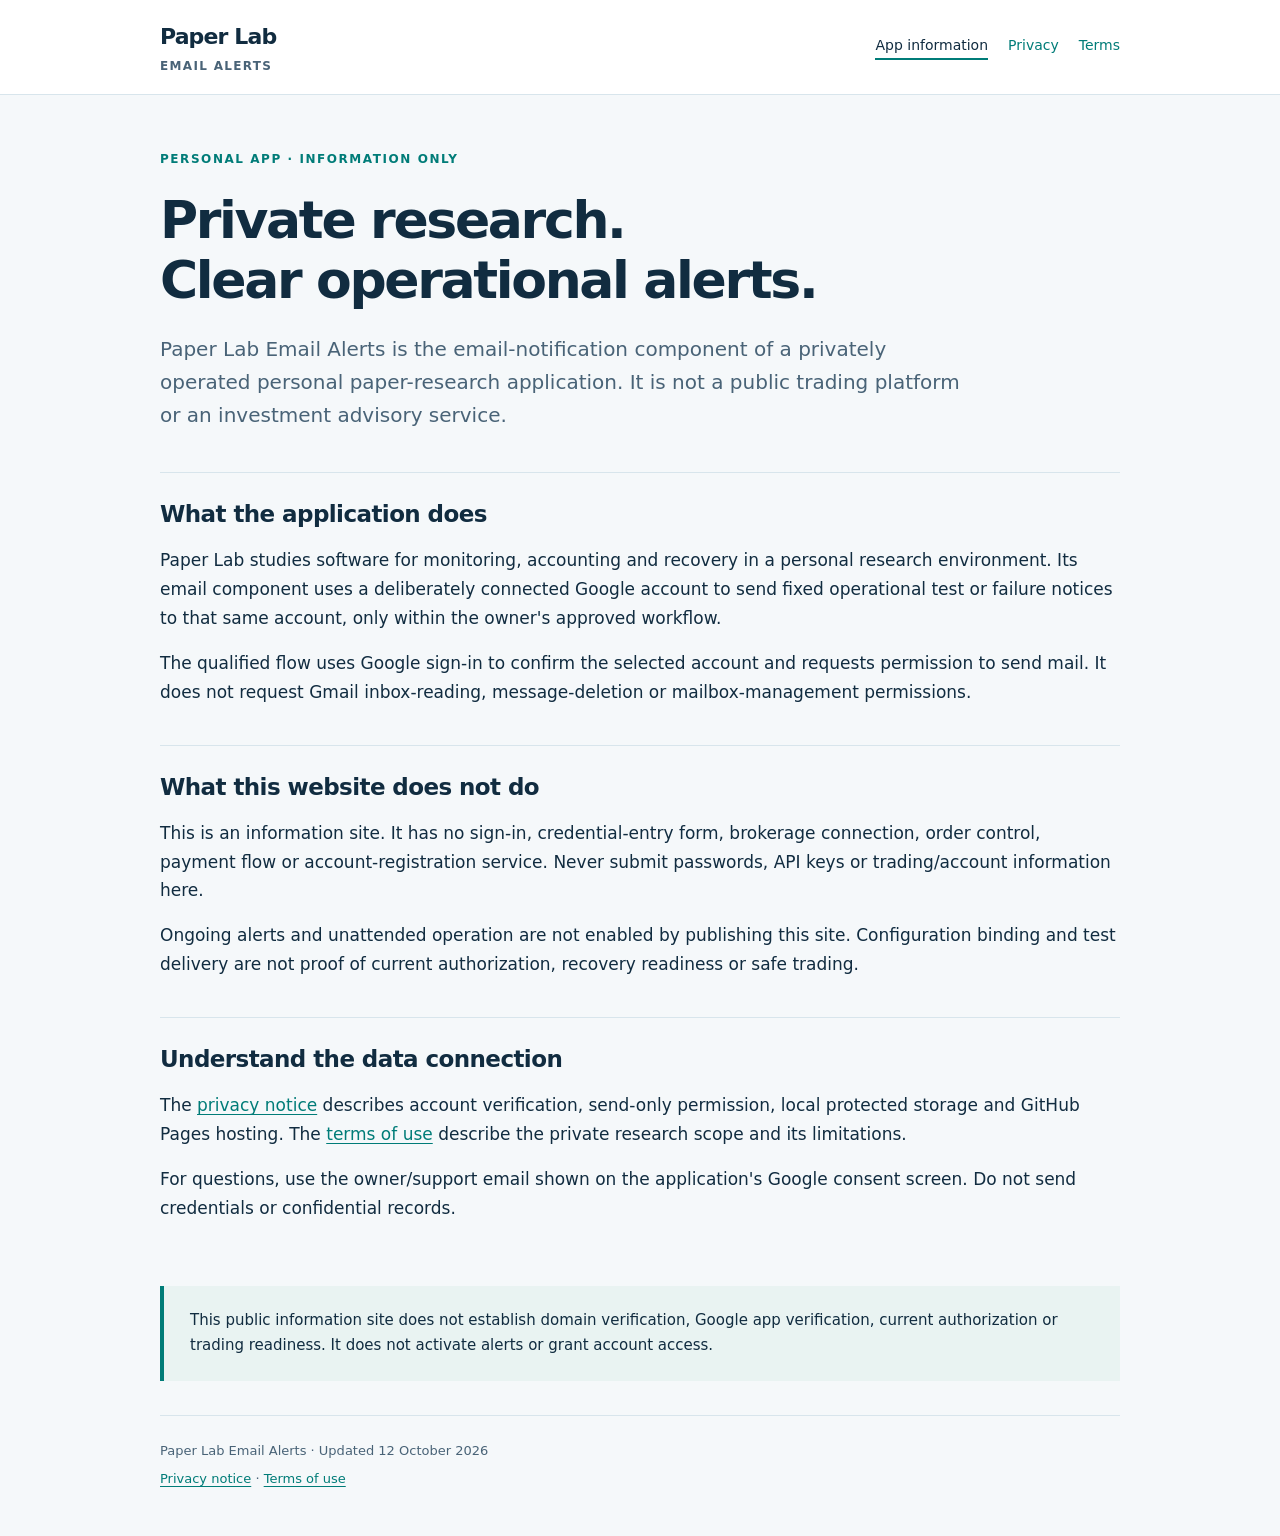
<file: index.html>
<!doctype html>
<html lang="en">
<head>
  <meta charset="utf-8">
  <meta name="google-site-verification" content="gAtCg7mClhgq42h-O33r0lAiFNrYWKxtDBFItpV2kRk" />
  <meta name="viewport" content="width=device-width, initial-scale=1">
  <meta name="robots" content="noindex,nofollow">
  <meta http-equiv="Content-Security-Policy" content="default-src 'none'; style-src 'self'; img-src 'self'; base-uri 'none'; form-action 'none'">
  <meta name="description" content="Information about Paper Lab Email Alerts, a privately operated personal research application.">
  <title>Paper Lab Email Alerts · App information</title>
  <link rel="stylesheet" href="styles.css">
</head>
<body>
  <a class="skip" href="#main">Skip to content</a>
  <header><div class="wrap"><a class="brand" href="index.html">Paper Lab <span>Email Alerts</span></a><nav aria-label="Main"><a href="index.html" aria-current="page">App information</a><a href="privacy.html">Privacy</a><a href="terms.html">Terms</a></nav></div></header>
  <main id="main" class="wrap">
    <p class="eyebrow">Personal app · Information only</p>
    <h1>Private research.<br>Clear operational alerts.</h1>
    <p class="lead">Paper Lab Email Alerts is the email-notification component of a privately operated personal paper-research application. It is not a public trading platform or an investment advisory service.</p>
    <section aria-labelledby="purpose"><h2 id="purpose">What the application does</h2><p>Paper Lab studies software for monitoring, accounting and recovery in a personal research environment. Its email component uses a deliberately connected Google account to send fixed operational test or failure notices to that same account, only within the owner's approved workflow.</p><p>The qualified flow uses Google sign-in to confirm the selected account and requests permission to send mail. It does not request Gmail inbox-reading, message-deletion or mailbox-management permissions.</p></section>
    <section aria-labelledby="boundary"><h2 id="boundary">What this website does not do</h2><p>This is an information site. It has no sign-in, credential-entry form, brokerage connection, order control, payment flow or account-registration service. Never submit passwords, API keys or trading/account information here.</p><p>Ongoing alerts and unattended operation are not enabled by publishing this site. Configuration binding and test delivery are not proof of current authorization, recovery readiness or safe trading.</p></section>
    <section aria-labelledby="data"><h2 id="data">Understand the data connection</h2><p>The <a href="privacy.html">privacy notice</a> describes account verification, send-only permission, local protected storage and GitHub Pages hosting. The <a href="terms.html">terms of use</a> describe the private research scope and its limitations.</p><p>For questions, use the owner/support email shown on the application's Google consent screen. Do not send credentials or confidential records.</p></section>
    <aside class="notice" aria-label="Operating boundary">This public information site does not establish domain verification, Google app verification, current authorization or trading readiness. It does not activate alerts or grant account access.</aside>
  </main>
  <footer class="wrap"><p>Paper Lab Email Alerts · Updated 12 October 2026</p><p><a href="privacy.html">Privacy notice</a> · <a href="terms.html">Terms of use</a></p></footer>
</body>
</html>
</file>
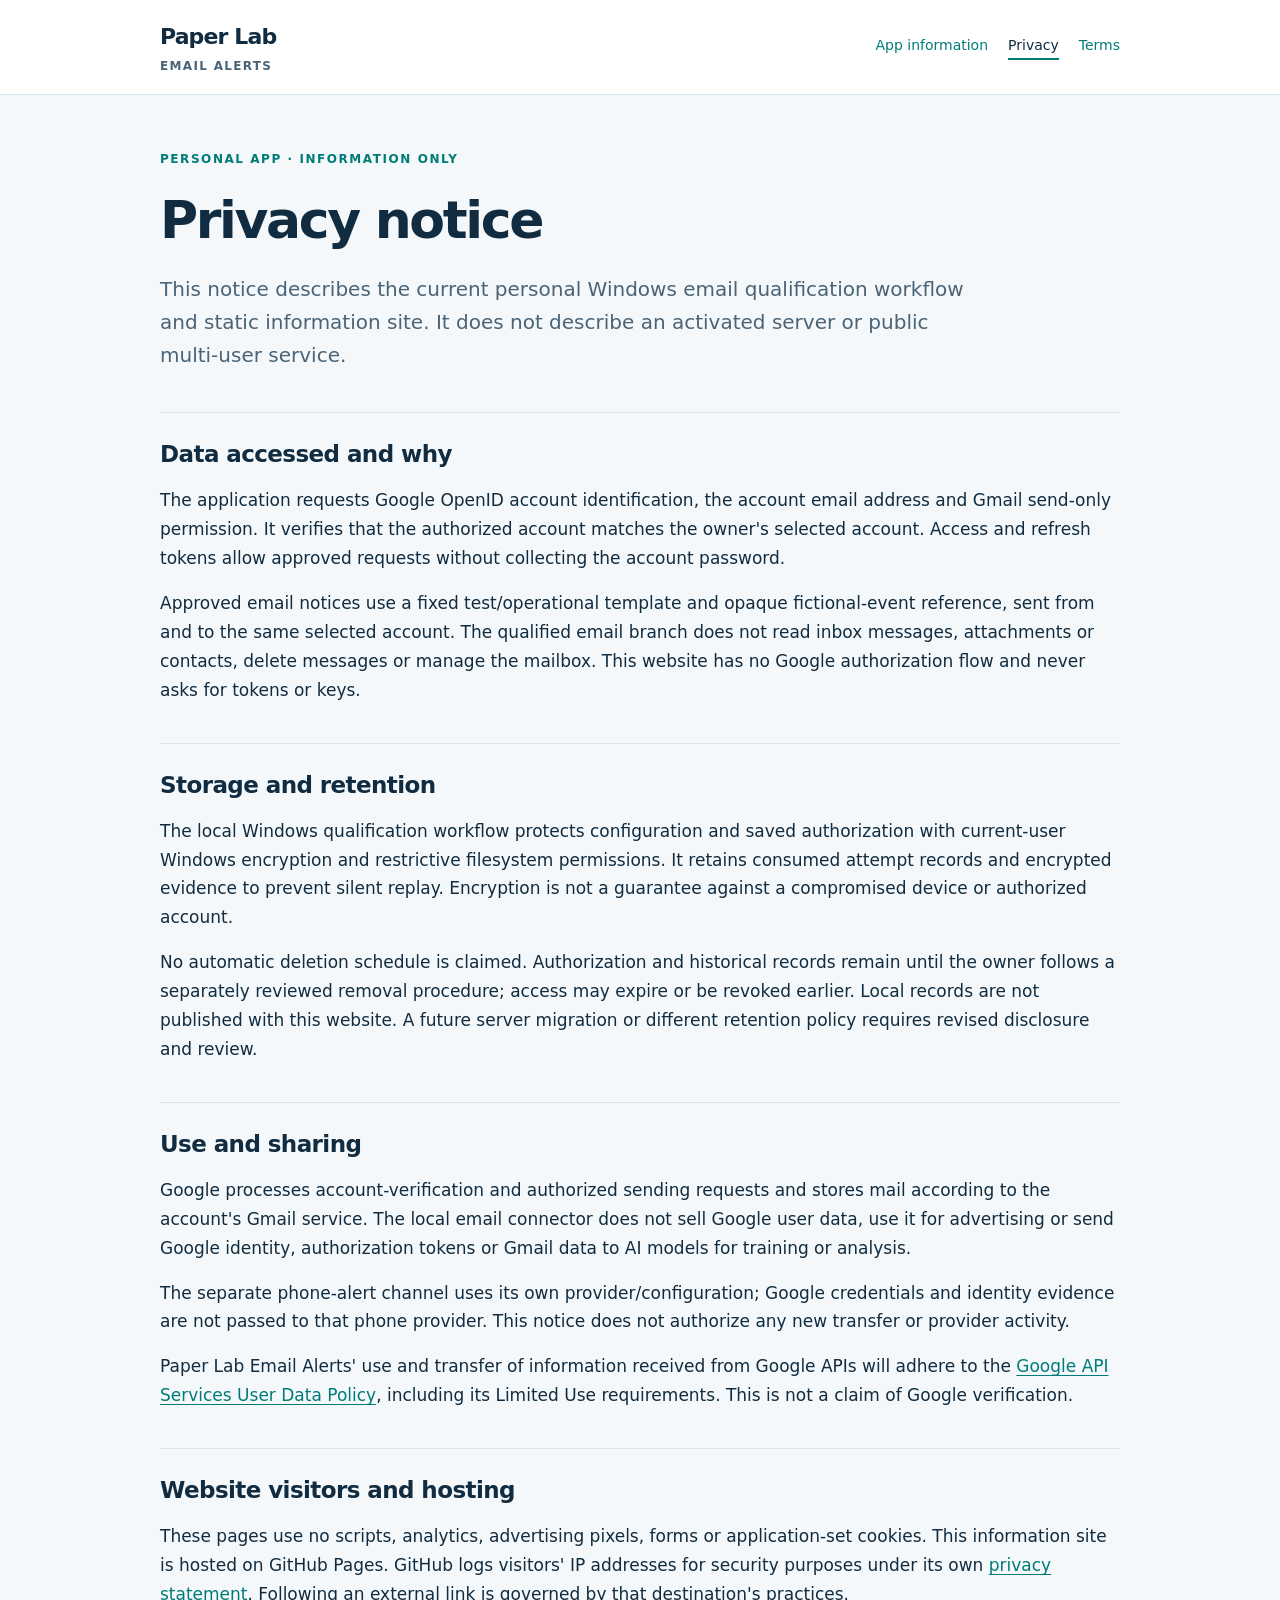
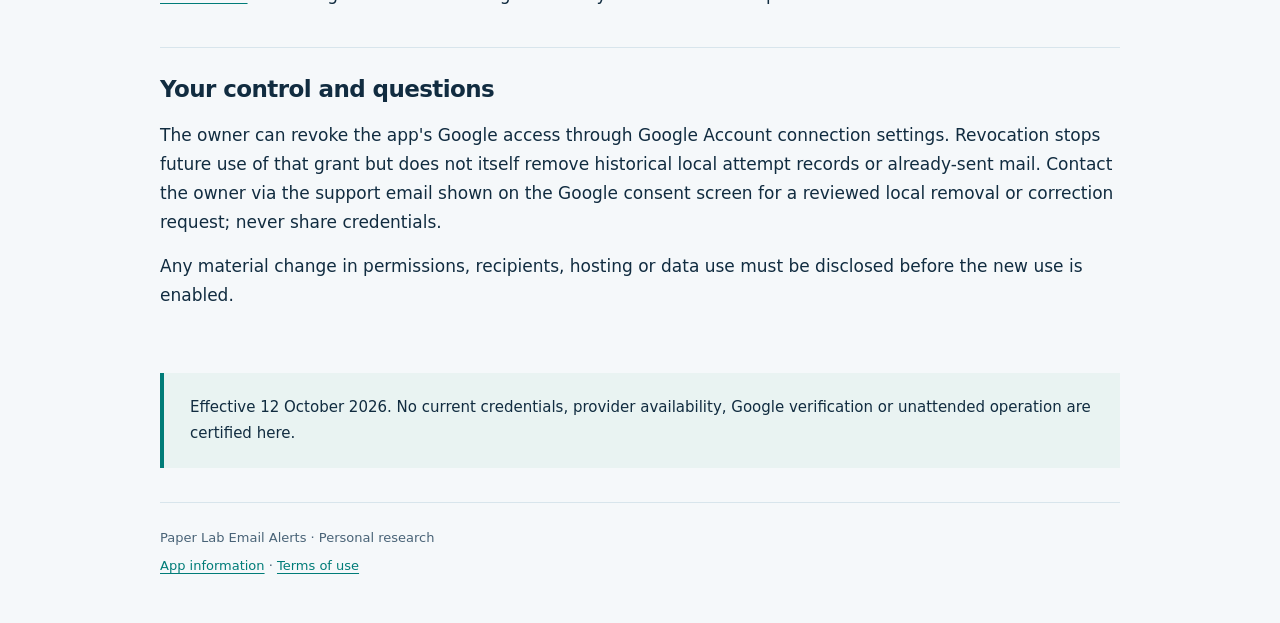
<file: privacy.html>
<!doctype html>
<html lang="en">
<head>
  <meta charset="utf-8">
  <meta name="viewport" content="width=device-width, initial-scale=1">
  <meta name="robots" content="noindex,nofollow">
  <meta http-equiv="Content-Security-Policy" content="default-src 'none'; style-src 'self'; img-src 'self'; base-uri 'none'; form-action 'none'">
  <meta name="description" content="Privacy notice for the personal Paper Lab Email Alerts application.">
  <title>Privacy · Paper Lab Email Alerts</title>
  <link rel="stylesheet" href="styles.css">
</head>
<body>
  <a class="skip" href="#main">Skip to content</a>
  <header><div class="wrap"><a class="brand" href="index.html">Paper Lab <span>Email Alerts</span></a><nav aria-label="Main"><a href="index.html">App information</a><a href="privacy.html" aria-current="page">Privacy</a><a href="terms.html">Terms</a></nav></div></header>
  <main id="main" class="wrap">
    <p class="eyebrow">Personal app · Information only</p>
    <h1>Privacy notice</h1>
    <p class="lead">This notice describes the current personal Windows email qualification workflow and static information site. It does not describe an activated server or public multi-user service.</p>
    <section aria-labelledby="access"><h2 id="access">Data accessed and why</h2><p>The application requests Google OpenID account identification, the account email address and Gmail send-only permission. It verifies that the authorized account matches the owner's selected account. Access and refresh tokens allow approved requests without collecting the account password.</p><p>Approved email notices use a fixed test/operational template and opaque fictional-event reference, sent from and to the same selected account. The qualified email branch does not read inbox messages, attachments or contacts, delete messages or manage the mailbox. This website has no Google authorization flow and never asks for tokens or keys.</p></section>
    <section aria-labelledby="storage"><h2 id="storage">Storage and retention</h2><p>The local Windows qualification workflow protects configuration and saved authorization with current-user Windows encryption and restrictive filesystem permissions. It retains consumed attempt records and encrypted evidence to prevent silent replay. Encryption is not a guarantee against a compromised device or authorized account.</p><p>No automatic deletion schedule is claimed. Authorization and historical records remain until the owner follows a separately reviewed removal procedure; access may expire or be revoked earlier. Local records are not published with this website. A future server migration or different retention policy requires revised disclosure and review.</p></section>
    <section aria-labelledby="sharing"><h2 id="sharing">Use and sharing</h2><p>Google processes account-verification and authorized sending requests and stores mail according to the account's Gmail service. The local email connector does not sell Google user data, use it for advertising or send Google identity, authorization tokens or Gmail data to AI models for training or analysis.</p><p>The separate phone-alert channel uses its own provider/configuration; Google credentials and identity evidence are not passed to that phone provider. This notice does not authorize any new transfer or provider activity.</p><p>Paper Lab Email Alerts' use and transfer of information received from Google APIs will adhere to the <a href="https://developers.google.com/terms/api-services-user-data-policy">Google API Services User Data Policy</a>, including its Limited Use requirements. This is not a claim of Google verification.</p></section>
    <section aria-labelledby="website"><h2 id="website">Website visitors and hosting</h2><p>These pages use no scripts, analytics, advertising pixels, forms or application-set cookies. This information site is hosted on GitHub Pages. GitHub logs visitors' IP addresses for security purposes under its own <a href="https://docs.github.com/en/site-policy/privacy-policies/github-general-privacy-statement">privacy statement</a>. Following an external link is governed by that destination's practices.</p></section>
    <section aria-labelledby="control"><h2 id="control">Your control and questions</h2><p>The owner can revoke the app's Google access through Google Account connection settings. Revocation stops future use of that grant but does not itself remove historical local attempt records or already-sent mail. Contact the owner via the support email shown on the Google consent screen for a reviewed local removal or correction request; never share credentials.</p><p>Any material change in permissions, recipients, hosting or data use must be disclosed before the new use is enabled.</p></section>
    <aside class="notice" aria-label="Operating boundary">Effective 12 October 2026. No current credentials, provider availability, Google verification or unattended operation are certified here.</aside>
  </main>
  <footer class="wrap"><p>Paper Lab Email Alerts · Personal research</p><p><a href="index.html">App information</a> · <a href="terms.html">Terms of use</a></p></footer>
</body>
</html>
</file>
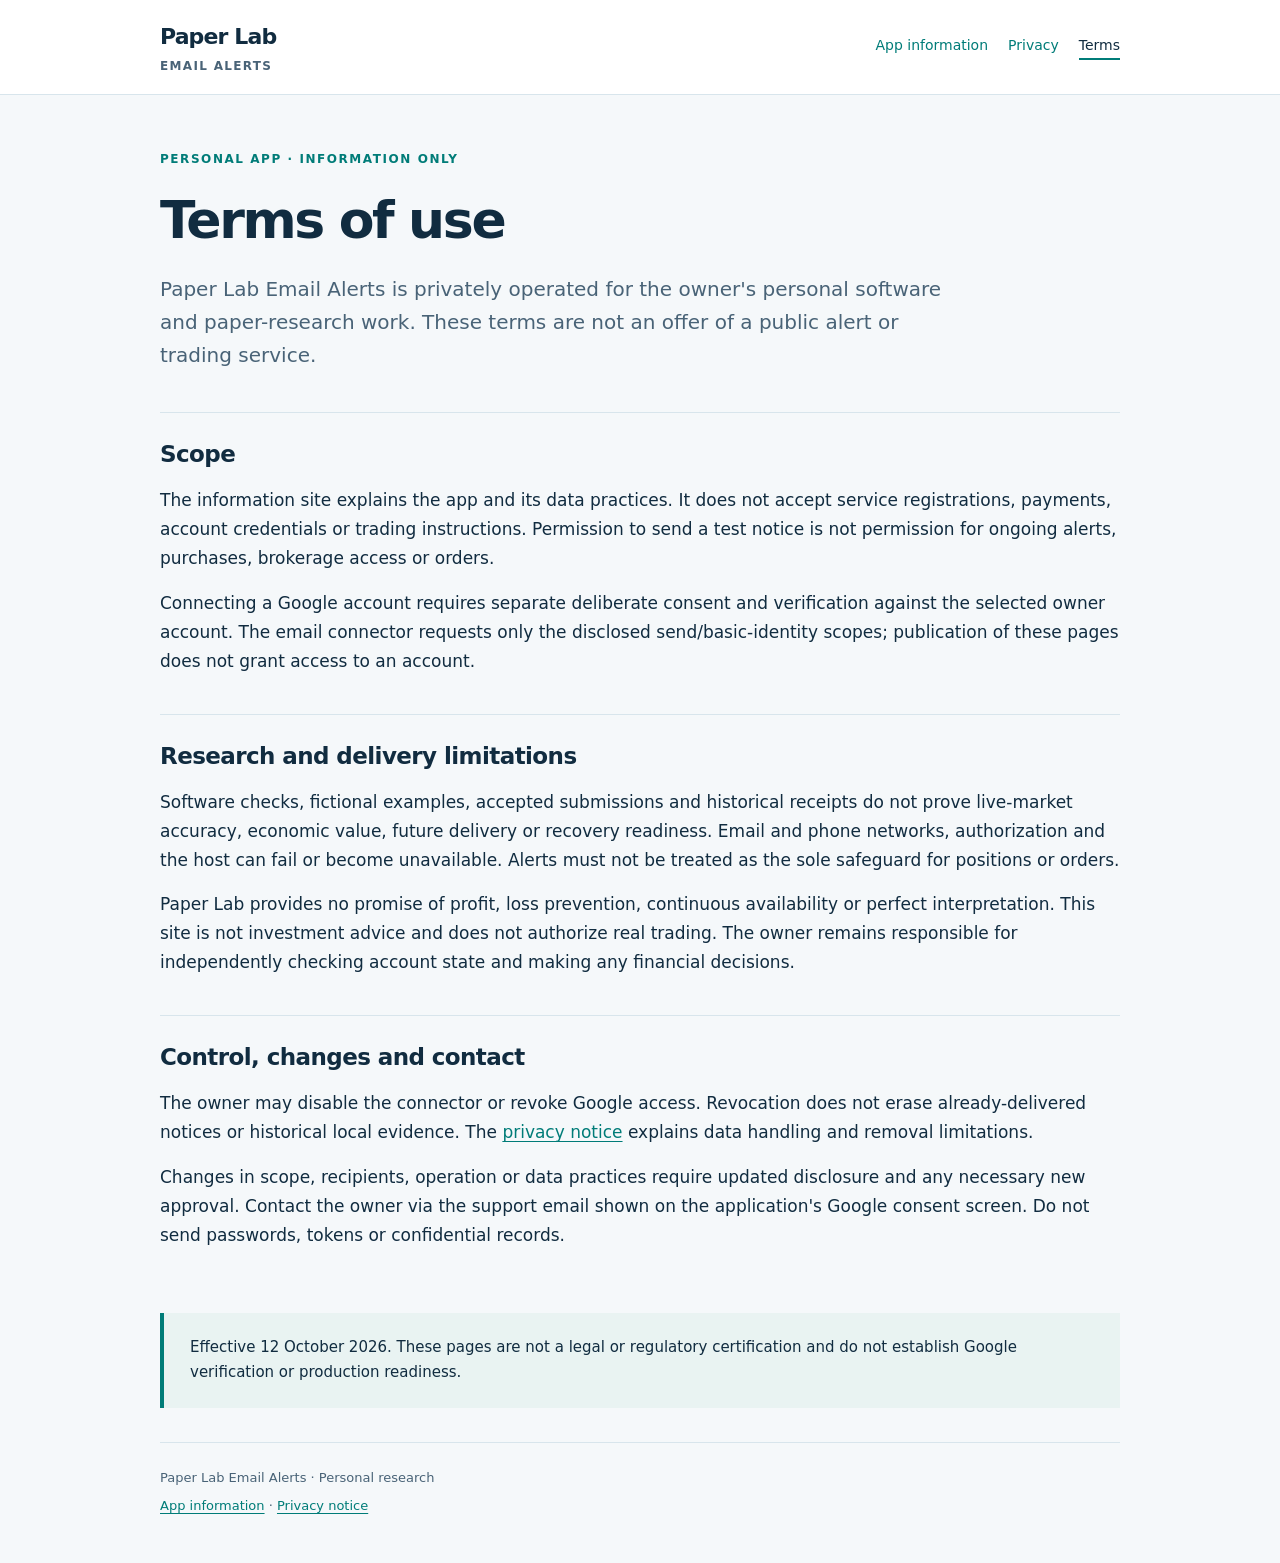
<file: terms.html>
<!doctype html>
<html lang="en">
<head>
  <meta charset="utf-8">
  <meta name="viewport" content="width=device-width, initial-scale=1">
  <meta name="robots" content="noindex,nofollow">
  <meta http-equiv="Content-Security-Policy" content="default-src 'none'; style-src 'self'; img-src 'self'; base-uri 'none'; form-action 'none'">
  <meta name="description" content="Personal-use terms and operating limitations for Paper Lab Email Alerts.">
  <title>Terms · Paper Lab Email Alerts</title>
  <link rel="stylesheet" href="styles.css">
</head>
<body>
  <a class="skip" href="#main">Skip to content</a>
  <header><div class="wrap"><a class="brand" href="index.html">Paper Lab <span>Email Alerts</span></a><nav aria-label="Main"><a href="index.html">App information</a><a href="privacy.html">Privacy</a><a href="terms.html" aria-current="page">Terms</a></nav></div></header>
  <main id="main" class="wrap">
    <p class="eyebrow">Personal app · Information only</p>
    <h1>Terms of use</h1>
    <p class="lead">Paper Lab Email Alerts is privately operated for the owner's personal software and paper-research work. These terms are not an offer of a public alert or trading service.</p>
    <section aria-labelledby="scope"><h2 id="scope">Scope</h2><p>The information site explains the app and its data practices. It does not accept service registrations, payments, account credentials or trading instructions. Permission to send a test notice is not permission for ongoing alerts, purchases, brokerage access or orders.</p><p>Connecting a Google account requires separate deliberate consent and verification against the selected owner account. The email connector requests only the disclosed send/basic-identity scopes; publication of these pages does not grant access to an account.</p></section>
    <section aria-labelledby="limits"><h2 id="limits">Research and delivery limitations</h2><p>Software checks, fictional examples, accepted submissions and historical receipts do not prove live-market accuracy, economic value, future delivery or recovery readiness. Email and phone networks, authorization and the host can fail or become unavailable. Alerts must not be treated as the sole safeguard for positions or orders.</p><p>Paper Lab provides no promise of profit, loss prevention, continuous availability or perfect interpretation. This site is not investment advice and does not authorize real trading. The owner remains responsible for independently checking account state and making any financial decisions.</p></section>
    <section aria-labelledby="control"><h2 id="control">Control, changes and contact</h2><p>The owner may disable the connector or revoke Google access. Revocation does not erase already-delivered notices or historical local evidence. The <a href="privacy.html">privacy notice</a> explains data handling and removal limitations.</p><p>Changes in scope, recipients, operation or data practices require updated disclosure and any necessary new approval. Contact the owner via the support email shown on the application's Google consent screen. Do not send passwords, tokens or confidential records.</p></section>
    <aside class="notice" aria-label="Operating boundary">Effective 12 October 2026. These pages are not a legal or regulatory certification and do not establish Google verification or production readiness.</aside>
  </main>
  <footer class="wrap"><p>Paper Lab Email Alerts · Personal research</p><p><a href="index.html">App information</a> · <a href="privacy.html">Privacy notice</a></p></footer>
</body>
</html>
</file>
<file: styles.css>
:root{color-scheme:light;--ink:#112c40;--muted:#496377;--accent:#007c78;--line:#d8e5ec;--paper:#f5f8fa;--white:#fff}
*{box-sizing:border-box}body{margin:0;background:var(--paper);color:var(--ink);font:17px/1.7 system-ui,-apple-system,"Segoe UI",sans-serif}a{color:var(--accent);text-underline-offset:.2em}a:focus-visible{outline:3px solid var(--accent);outline-offset:4px}.wrap{width:min(100% - 40px,960px);margin-inline:auto}header{background:var(--white);border-bottom:1px solid var(--line)}header .wrap{display:flex;justify-content:space-between;align-items:center;gap:24px;min-height:94px}.brand{font-size:22px;font-weight:750;letter-spacing:-.04em;color:var(--ink);text-decoration:none}.brand span{display:block;font-size:12px;font-weight:600;letter-spacing:.11em;text-transform:uppercase;color:var(--muted)}nav{display:flex;flex-wrap:wrap;gap:20px;font-size:14px}nav a{text-decoration:none}nav a[aria-current]{border-bottom:2px solid var(--accent);color:var(--ink)}main{padding-block:54px 34px}.eyebrow{font-size:12px;color:var(--accent);font-weight:700;letter-spacing:.13em;text-transform:uppercase}h1{font-size:clamp(34px,5vw,52px);line-height:1.15;letter-spacing:-.045em;margin:22px 0}.lead{max-width:810px;font-size:20px;line-height:1.65;color:var(--muted);margin-bottom:40px}section{padding-block:22px;border-top:1px solid var(--line)}h2{font-size:23px;letter-spacing:-.025em;margin:0 0 12px}p{margin:0 0 16px}.notice{padding:22px 26px;margin-top:25px;border-left:4px solid var(--accent);background:#e9f3f2;font-size:15px}footer{border-top:1px solid var(--line);padding-block:24px 40px;font-size:13px;color:var(--muted)}footer p{margin-bottom:6px}.skip{position:absolute;top:-80px;left:20px;background:var(--white);padding:10px}.skip:focus{top:10px;z-index:2}@media(max-width:600px){header .wrap{align-items:flex-start;flex-direction:column;justify-content:center;gap:14px;padding-block:18px}nav{gap:18px}main{padding-top:34px}.lead{font-size:18px}.notice{padding:18px}}
</file>
